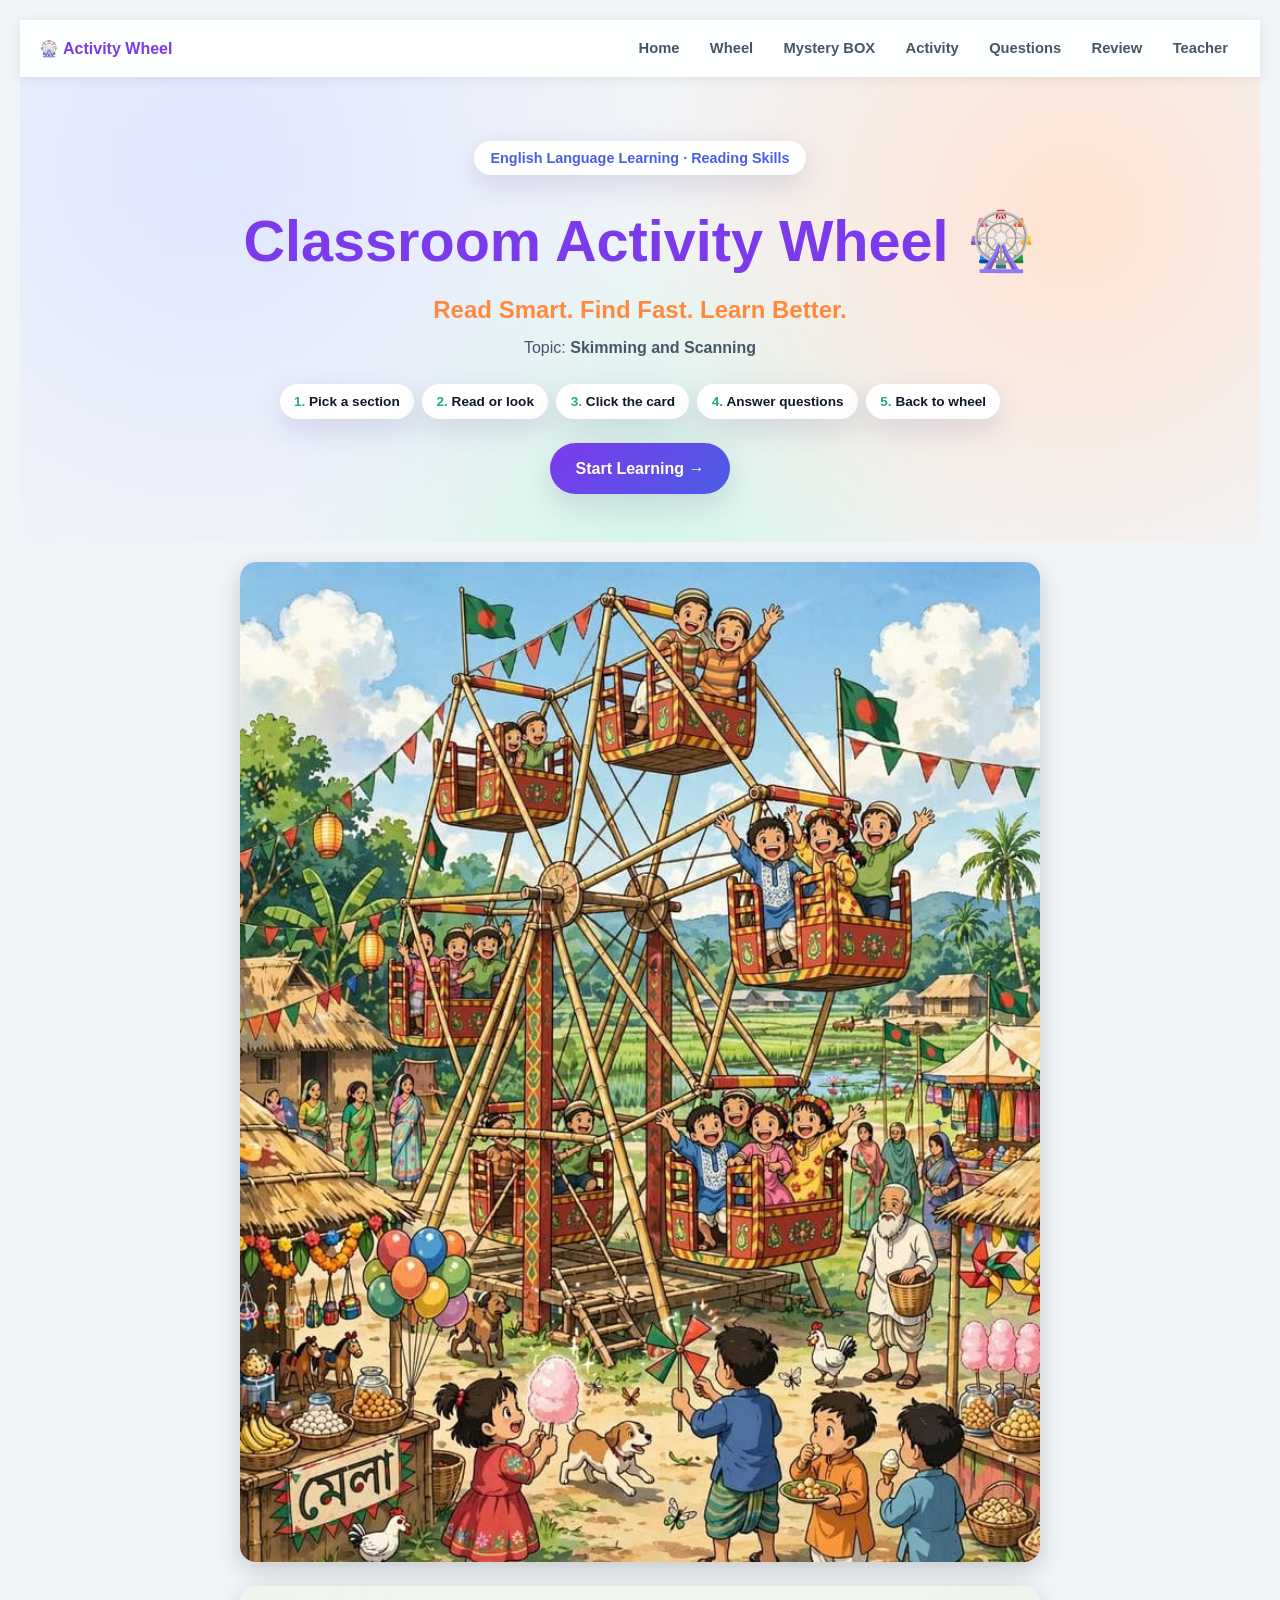
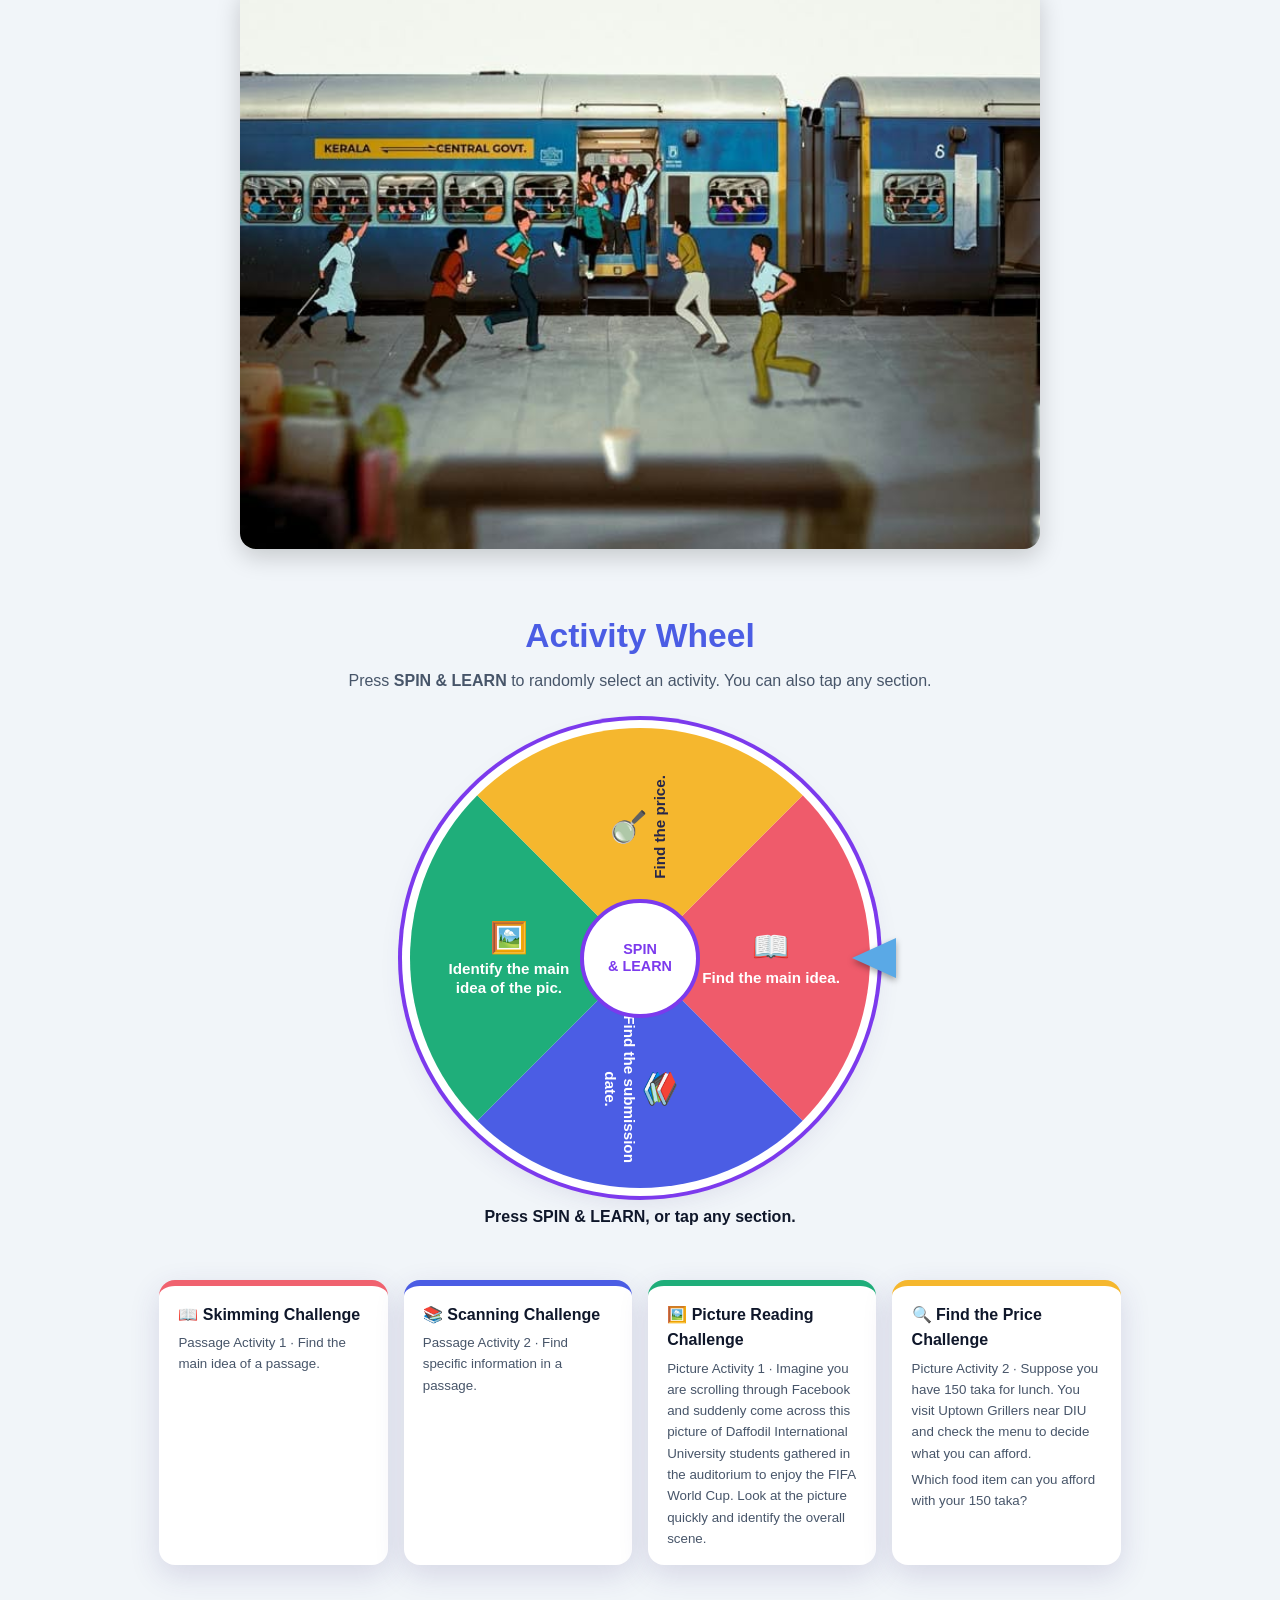
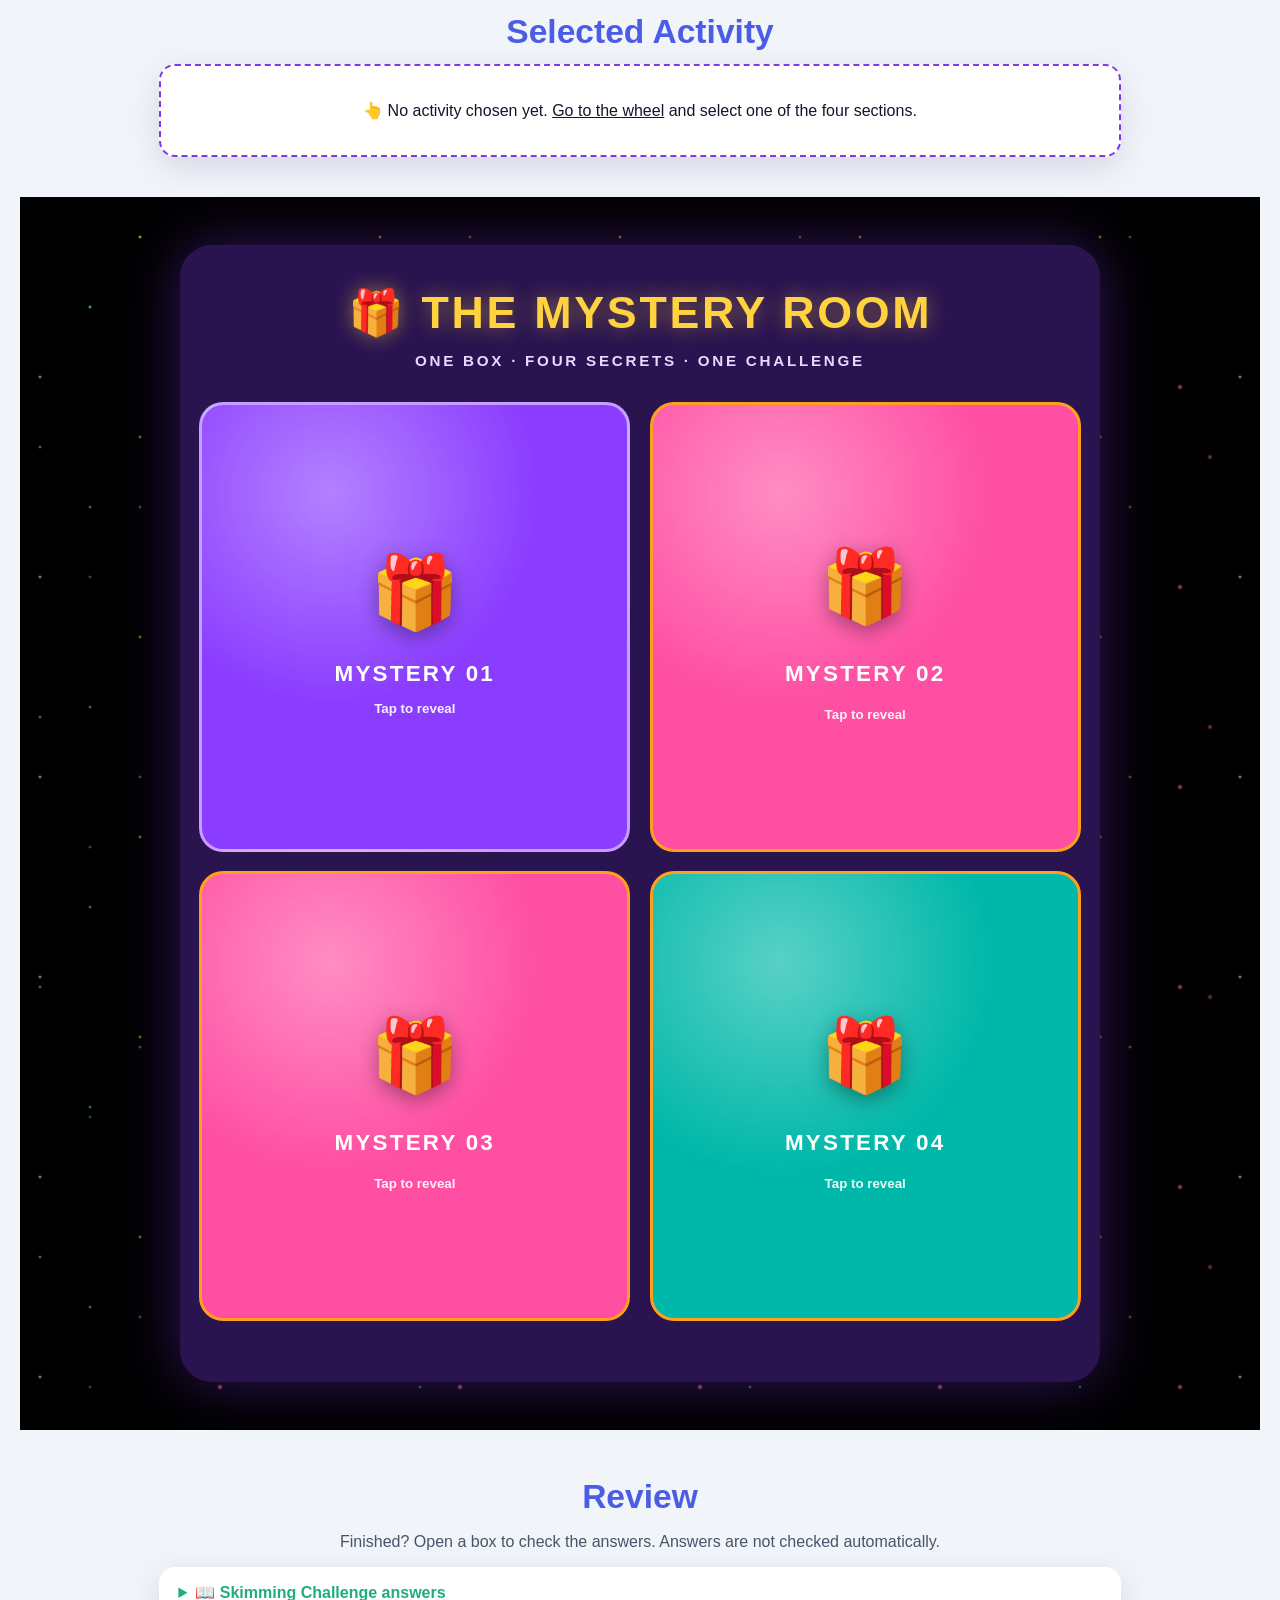
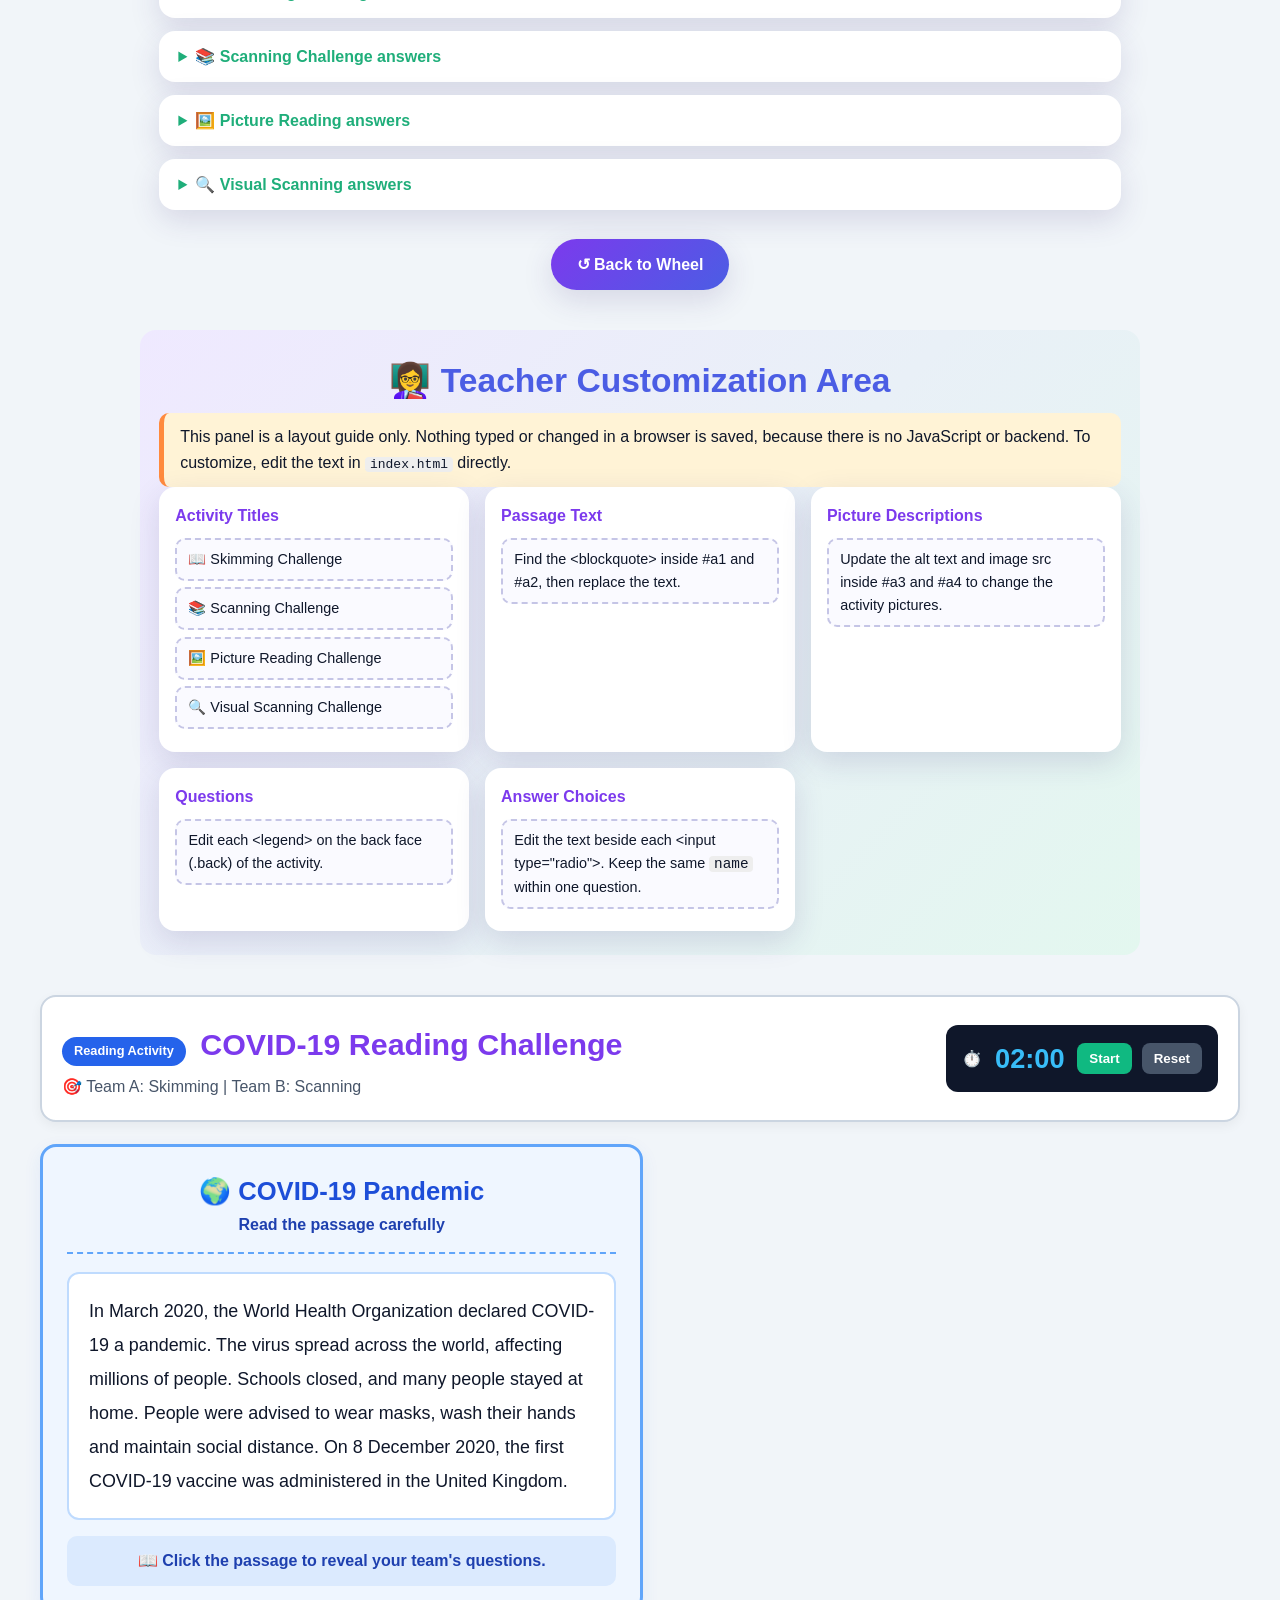
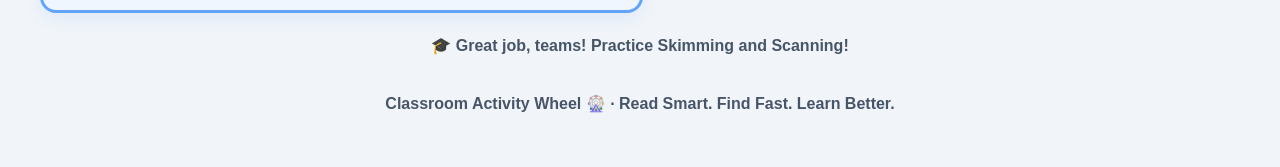
<file: index.html>
<!DOCTYPE html>
<html lang="en">
<head>
<meta charset="UTF-8">
<meta name="viewport" content="width=device-width, initial-scale=1">
<title>Classroom Activity Wheel 🎡</title>
<link rel="stylesheet" href="style.css">
<style>
  /* Add any custom styles here */

/* Classroom Activity Wheel – CSS only (no JavaScript) */
:root{
  --bg:#fff8ec; --ink:#26264a; --muted:#5d5d80; --white:#fff;
  --coral:#f0626f; --indigo:#4b5de4; --emerald:#1fae7a; --gold:#f5b72e; --purple:#7a4de6; --orange:#ff8a3d;
  --radius:22px; --shadow:0 10px 30px rgba(60,50,120,.15);
}
*{box-sizing:border-box}
html{scroll-behavior:smooth}
body{margin:0;background:var(--bg);color:var(--ink);font-family:"Trebuchet MS","Segoe UI",Verdana,sans-serif;line-height:1.55}
a{color:inherit}
.sr{position:absolute;opacity:0;width:1px;height:1px;pointer-events:none}
section{scroll-margin-top:70px}


/* MYSTERY 02 - GOLDEN ORANGE COLOR */
.mc2 {
  --c: #ff9f1c;
}

/* Golden orange mystery box front */
.mc2 .mfront {
  background:
    radial-gradient(
      circle at 30% 20%,
      rgba(255,255,255,.35),
      transparent 45%
    ),
    #ff9f1c;
  border-color: #ffd166;
}

/* Golden orange buttons */
.mc2 .mlink {
  background: #ff9f1c;
  color: #241300;
}

/* Golden orange border */
.mc2 .mf {
  border-color: #ff9f1c;
}

/* HERO */
.hero{text-align:center;padding:4rem 1.2rem 3rem;background:radial-gradient(circle at 15% 20%,#dfe6ff 0,transparent 40%),radial-gradient(circle at 85% 30%,#ffe3d1 0,transparent 40%),radial-gradient(circle at 50% 100%,#d6f5e8 0,transparent 45%)}
.pill{display:inline-block;margin:0 0 1rem;padding:.35rem 1rem;border-radius:99px;background:var(--white);box-shadow:var(--shadow);font-weight:700;color:var(--indigo);font-size:.9rem}
h1{margin:.2rem 0;font-size:clamp(2rem,6vw,3.6rem);color:var(--purple)}
.tagline{font-size:clamp(1.1rem,3vw,1.5rem);font-weight:800;color:var(--orange);margin:.3rem 0}
.topic{color:var(--muted)}
.flow{list-style:none;display:flex;flex-wrap:wrap;gap:.5rem;justify-content:center;padding:0;margin:1.5rem 0}
.flow li{background:var(--white);padding:.4rem .9rem;border-radius:99px;font-size:.85rem;font-weight:700;box-shadow:var(--shadow);counter-increment:s}
.flow li::before{content:counter(s) ". ";color:var(--emerald)}
.flow{counter-reset:s}
.btn{display:inline-block;padding:.8rem 1.6rem;border-radius:99px;background:linear-gradient(135deg,var(--purple),var(--indigo));color:#fff;font-weight:800;text-decoration:none;box-shadow:var(--shadow);transition:.25s}
.btn:hover{transform:translateY(-3px) scale(1.04)}

/* PANELS */
.panel{max-width:1000px;margin:2.5rem auto;padding:0 1.2rem}
.panel h2{font-size:clamp(1.5rem,4vw,2.1rem);margin:0 0 .3rem;color:var(--indigo);text-align:center}
.sub{text-align:center;color:var(--muted)}

/* WHEEL */
#wheel .wheel-wrap{position:relative;width:min(80vw,460px);aspect-ratio:1;margin:2.2rem auto 1rem}
#wheel .wheel{position:absolute;inset:0;border-radius:50%;overflow:hidden;background:#fff;box-shadow:0 0 0 8px #fff,0 0 0 12px var(--purple),var(--shadow);transition:transform 4s cubic-bezier(.12,.7,.15,1);will-change:transform}
#wheel .slice{position:absolute;inset:0;display:flex;flex-direction:column;align-items:center;justify-content:center;text-align:center;padding:0 5% 0 62%;font-weight:800;line-height:1.2;font-size:clamp(.68rem,2.5vw,.95rem);color:#fff;text-decoration:none;clip-path:polygon(50% 50%,100% 0,100% 100%);background:var(--c);transition:filter .25s}
#wheel .slice:hover{filter:brightness(1.15)}
#wheel .slice span{font-size:2em;margin-bottom:.15em}
#wheel .s1{--c:#ef5b6b}
#wheel .s2{--c:#4b5de4;transform:rotate(90deg)}
#wheel .s3{--c:#1fae7a;clip-path:polygon(50% 50%,0 0,0 100%);padding:0 62% 0 5%}
#wheel .s4{--c:#f5b72e;color:#26264a;transform:rotate(270deg)}
#wheel .pointer{position:absolute;right:-26px;top:50%;transform:translateY(-50%);z-index:5;width:0;height:0;border-top:20px solid transparent;border-bottom:20px solid transparent;border-right:44px solid #5aa9e6;filter:drop-shadow(0 3px 3px rgba(0,0,0,.35))}
#wheel .hub{position:absolute;inset:0;margin:auto;width:26%;height:26%;border-radius:50%;display:flex;align-items:center;justify-content:center;text-align:center;background:#fff;border:4px solid var(--purple);font-weight:900;font-size:clamp(.55rem,2.2vw,.9rem);line-height:1.2;color:var(--purple);cursor:pointer;z-index:3;transition:.25s}
#wheel .hub:hover{background:var(--purple);color:#fff}
#wheel .hub:focus-visible{outline:3px solid var(--purple);outline-offset:3px}
#wheel .hub:disabled{cursor:wait;opacity:.7}
#wheel .result{text-align:center;font-weight:800;min-height:3.2rem;margin:.5rem 0 1.5rem}
#wheel #result-link{display:none;color:var(--purple);text-decoration:none}
#wheel #result-link:hover{color:var(--coral)}
@media (prefers-reduced-motion:reduce){#wheel .wheel{transition:none!important}}

.legend{display:grid;grid-template-columns:repeat(auto-fit,minmax(220px,1fr));gap:1rem;margin-top:1rem}
.lg{display:block;padding:1rem 1.2rem;border-radius:var(--radius);background:var(--white);box-shadow:var(--shadow);text-decoration:none;border-top:6px solid;transition:.25s}
.lg small{display:block;color:var(--muted);margin-top:.3rem}
.lg:hover{transform:translateY(-6px)}
.c1{border-color:var(--coral)}.c2{border-color:var(--indigo)}.c3{border-color:var(--emerald)}.c4{border-color:var(--gold)}

/* ACTIVITIES: only the :target one is visible */
.activity{display:none}
.activity:target{display:block;animation:rise .5s ease}
@keyframes rise{from{opacity:0;transform:translateY(24px)}}
.placeholder{text-align:center;background:var(--white);padding:2rem 1rem;border-radius:var(--radius);box-shadow:var(--shadow);border:2px dashed var(--purple)}
.stage:has(.activity:target) .placeholder{display:none}
.activity{scroll-margin-top:70px}
.meta{display:flex;flex-wrap:wrap;align-items:center;gap:.6rem 1rem;margin:1rem 0}
.meta h3{margin:0;flex:1 1 auto}
.tag{padding:.25rem .8rem;border-radius:99px;color:#fff;font-size:.8rem;font-weight:800;background:var(--coral)}
.tag.c2{background:var(--indigo)}.tag.c3{background:var(--emerald)}.tag.c4{background:var(--gold);color:var(--ink)}
.back{display:inline-block;padding:.35rem .9rem;border-radius:99px;background:var(--white);border:2px solid var(--purple);color:var(--purple);font-weight:800;text-decoration:none;font-size:.9rem;transition:.25s}
.back:hover{background:var(--purple);color:#fff}

/* FLIP CARD (checkbox + label) */
.card{perspective:1400px}
.inner{display:grid;position:relative;transform-style:preserve-3d;transition:transform .8s cubic-bezier(.4,.2,.2,1)}
.flip-toggle:checked + .card .inner{transform:rotateY(180deg)}
.flip-toggle:focus-visible + .card .front{outline:3px solid var(--purple)}
.face{grid-area:1/1;backface-visibility:hidden;-webkit-backface-visibility:hidden;border-radius:var(--radius);padding:1.5rem;box-shadow:var(--shadow);background:var(--white);border-top:8px solid var(--coral)}
#a2 .face{border-color:var(--indigo)}#a3 .face{border-color:var(--emerald)}#a4 .face{border-color:var(--gold)}
.front{cursor:pointer;display:block;transition:box-shadow .25s}
.front:hover{box-shadow:0 14px 40px rgba(122,77,230,.3)}
.back{transform:rotateY(180deg);display:block;background:#fdfcff;border-radius:var(--radius);border-width:8px 0 0}
.face h4{margin:0 0 .5rem;font-size:1.35rem}
.instr{background:#eef1ff;border-left:5px solid var(--indigo);padding:.6rem .9rem;border-radius:10px;font-weight:700;color:var(--indigo)}
blockquote{margin:1rem 0;padding:1rem 1.2rem;background:#fffbe9;border-radius:14px;font-size:1.08rem;line-height:1.8}
.front svg{display:block;width:100%;max-height:340px;margin:1rem 0;border-radius:16px;border:3px solid #eee}
.cta{display:inline-block;margin:.5rem 0;padding:.7rem 1.4rem;border-radius:99px;background:linear-gradient(135deg,var(--orange),var(--coral));color:#fff;font-weight:800;cursor:pointer;animation:bounce 1.8s infinite;transition:.25s}
.cta:hover{transform:scale(1.06)}
.back .cta{animation:none;background:linear-gradient(135deg,var(--emerald),var(--indigo));margin-right:.5rem}
@keyframes bounce{50%{transform:translateY(-5px)}}

/* QUESTIONS */
fieldset{border:2px solid #e6e6f5;border-radius:14px;margin:0 0 .8rem;padding:.7rem 1rem}
legend{font-weight:800;padding:0 .4rem}
fieldset label{display:block;padding:.35rem .5rem;border-radius:8px;cursor:pointer;transition:.2s}
fieldset label:hover{background:#eef1ff}
fieldset label:has(input:checked){background:#d9f5e9;font-weight:700}
input[type=radio]{accent-color:var(--purple);margin-right:.5rem}
input[type=text]{width:100%;padding:.6rem .8rem;border:2px solid #d6d6ec;border-radius:10px;font:inherit}
input[type=text]:focus{outline:none;border-color:var(--purple);box-shadow:0 0 0 3px rgba(122,77,230,.2)}

/* REVIEW */
details{background:var(--white);border-radius:16px;box-shadow:var(--shadow);margin:.8rem 0;padding:.8rem 1.2rem}
summary{cursor:pointer;font-weight:800;color:var(--emerald)}
#review{text-align:center}#review details{text-align:left}#review .btn{margin-top:1rem}

/* TEACHER */
.teacher{background:linear-gradient(135deg,#efe9ff,#e3f7ef);padding:1.5rem 1.2rem;border-radius:var(--radius)}
.note{background:#fff3d6;border-left:5px solid var(--orange);padding:.7rem 1rem;border-radius:10px}
.tgrid{display:grid;grid-template-columns:repeat(auto-fit,minmax(240px,1fr));gap:1rem}
.tcard{background:var(--white);padding:1rem;border-radius:16px;box-shadow:var(--shadow)}
.tcard h5{margin:0 0 .6rem;color:var(--purple);font-size:1rem}
.field{border:2px dashed #c5c5e6;border-radius:10px;padding:.5rem .7rem;margin:.4rem 0;background:#fafaff;font-size:.9rem}
code{background:#eee;padding:0 .3rem;border-radius:4px}
footer{text-align:center;padding:2rem 1rem;color:var(--muted);font-weight:700}

@media (max-width:600px){
  .face{padding:1rem}
  .nav{justify-content:center}
}
@media (prefers-reduced-motion:reduce){*{animation:none!important;transition-duration:.01s!important}}

/* ===== THE MYSTERY ROOM (CSS only; no sound, because sound needs JavaScript) ===== */
.next{text-align:center;margin-top:1.5rem}
.mr{background:#000;padding:3rem 1rem;position:relative;overflow:hidden;scroll-margin-top:60px;margin-top:2.5rem}
.mr::before,.mr::after{content:"";position:absolute;inset:-50px 0;pointer-events:none;opacity:.7;
  background-image:radial-gradient(2px 2px at 20px 30px,#fff,transparent),radial-gradient(2px 2px at 120px 90px,#ffd23f,transparent),radial-gradient(3px 3px at 200px 40px,#ff7ac8,transparent),radial-gradient(2px 2px at 70px 160px,#5eead4,transparent);
  background-size:240px 200px;animation:drift 14s linear infinite}
.mr::after{background-size:330px 270px;opacity:.5;animation:drift2 22s linear infinite reverse}
@keyframes drift{to{background-position:0 -400px}}
@keyframes drift2{to{background-position:0 -540px}}
.mr-box{position:relative;z-index:1;max-width:920px;margin:auto;background:#2a1450;border-radius:32px;padding:2rem 1.2rem;text-align:center;box-shadow:0 0 60px rgba(139,61,255,.35);color:#fff}
.mr-box h2{margin:0;color:#ffd23f;font-size:clamp(1.7rem,6vw,2.8rem);letter-spacing:.06em;text-shadow:0 0 20px rgba(255,210,63,.45)}
.mr-sub{color:#e8d9ff;letter-spacing:.18em;font-weight:700;font-size:clamp(.7rem,2.4vw,.95rem)}
.mr-grid{display:grid;grid-template-columns:1fr 1fr;gap:1.2rem;margin:1.8rem 0}
.mr-ask{font-size:1.4rem;font-weight:800;color:#ffd23f;margin:.5rem 0 0}
.mr-think{letter-spacing:.15em;color:#e8d9ff;margin-bottom:1.2rem}
.mcard{position:relative;--c:#8b3dff}.mc2{--c:#ff4fa3}.mc3{--c:#ff8a2b}.mc4{--c:#14b8a6}
.mc{perspective:1200px;transition:transform .3s}
.mcard:hover .mc{transform:translateY(-8px)}
.mi{display:grid;height:450px;position:relative;transform-style:preserve-3d;transition:transform .9s cubic-bezier(.4,.2,.2,1)}
.mf{grid-area:1/1;backface-visibility:hidden;-webkit-backface-visibility:hidden;border-radius:24px;overflow:auto;padding:1.1rem;text-align:left;color:#fff;background:#1b0b33;border:3px solid var(--c);transition:box-shadow .3s}
.mcard:hover .mf{box-shadow:0 0 0 3px var(--c),0 0 34px var(--c)}
.mfront{display:flex;flex-direction:column;align-items:center;justify-content:center;gap:.4rem;text-align:center;cursor:pointer;border-color:rgba(255,255,255,.5);background:radial-gradient(circle at 30% 20%,rgba(255,255,255,.35),transparent 45%),var(--c)}
.gift{font-size:4.5rem;animation:float 2.4s ease-in-out infinite;filter:drop-shadow(0 6px 10px rgba(0,0,0,.35))}
@keyframes float{50%{transform:translateY(-10px) rotate(-6deg)}}
.mfront b{font-size:1.4rem;letter-spacing:.1em}.mfront small{font-weight:700;opacity:.92}
.mreveal{transform:rotateY(180deg);pointer-events:none}
.mqs{opacity:0;pointer-events:none;transition:opacity 0s .4s}
.mfront{transition:opacity 0s .4s}
/* flip 1: checkbox .m -> 180deg. flip 2: .m + .qq -> 360deg, then swap faces at the half-way point */
.m:checked ~ .mc .mi{transform:rotateY(180deg)}
.m:checked ~ .qq:checked ~ .mc .mi{transform:rotateY(360deg)}
.m:checked ~ .mc .mreveal{pointer-events:auto}
.m:checked ~ .qq:checked ~ .mc .mreveal{pointer-events:none}
.m:checked ~ .qq:checked ~ .mc .mfront{opacity:0;pointer-events:none}
.m:checked ~ .qq:checked ~ .mc .mqs{opacity:1;pointer-events:auto}
.m:focus-visible ~ .mc .mfront{outline:3px solid #fff}
.mr h4{margin:.3rem 0;color:#ffd23f;font-size:1.25rem}.mr h5{margin:.5rem 0 0;font-size:1rem}
.mtag{display:inline-block;padding:.2rem .7rem;border-radius:99px;background:var(--c);font-size:.75rem;font-weight:800}
.mr .instr{background:#3b2266;border-left-color:#ffd23f;color:#ffe9a6;font-size:.9rem}
.mr blockquote{background:#2f1857;color:#fff;font-size:.95rem;line-height:1.65;padding:.8rem;margin:.5rem 0}
.mr svg{display:block;width:100%;max-height:200px;margin:.5rem 0;border-radius:12px}
.mbtn,.mlink{display:inline-block;margin:.3rem .3rem 0 0;padding:.55rem 1.1rem;border-radius:99px;font-weight:800;cursor:pointer;text-decoration:none;font-size:.9rem;transition:.25s}
.mbtn{background:var(--c);color:#fff;box-shadow:0 0 16px var(--c)}
.mlink{border:2px solid var(--c);color:#fff}
.mbtn:hover,.mlink:hover{transform:scale(1.07);background:var(--c)}
.mr fieldset{border-color:#4a2a7a}.mr legend{color:#fff;font-size:.92rem}
.mr fieldset label{font-size:.9rem}.mr fieldset label:hover{background:#3b2266}
.mr fieldset label:has(input:checked){background:#5b2fa0;color:#fff}
.mr input[type=text]{background:#2f1857;color:#fff;border-color:#5b2fa0}
/* Completion: both multiple-choice answers correct (:has) + short answer matches its pattern (:valid) */
.win{display:none;position:sticky;top:0;z-index:3;text-align:center;font-weight:900;font-size:1.3rem;color:#1b0b33;background:#ffd23f;border-radius:14px;padding:.5rem;margin-bottom:.6rem;animation:pop .6s}
.mqs:has(.q1 .ok:checked):has(.q2 .ok:checked):has(.q3 input:valid) .win{display:block}

/* Mystery 02 passage styling */

.passage-box {
  background: #fff8e7;
  border-left: 4px solid #f59e0b;
  border-radius: 10px;
  padding: 12px;
  margin: 15px 0;
}

.passage-box blockquote {
  margin: 0;
  font-size: 15px;
  line-height: 1.7;
  color: #49351a;
  font-weight: 500;
}

.question-heading {
  margin-top: 18px;
}

.mqs textarea {
  width: 100%;
  box-sizing: border-box;
  padding: 12px;
  border: 1px solid #ccc;
  border-radius: 9px;
  resize: vertical;
  font-family: inherit;
  font-size: 14px;
}

.answer-hint {
  background: #f0eaff;
  color: #6633a5;
  padding: 10px;
  border-radius: 8px;
  margin: 12px 0;
  font-size: 13px;
}

/* Photo interaction */

.photo-next {
  display: flex;
  flex-direction: column;
  align-items: center;
  gap: 10px;
  cursor: pointer;
  margin: 15px auto;
}

.photo-next img {
  width: 100%;
  max-width: 320px;
  height: 190px;
  object-fit: cover;
  border-radius: 12px;
  transition: transform 0.3s ease;
}

.photo-next img:hover {
  transform: scale(1.04);
}

.photo-next span {
  font-size: 13px;
  font-weight: bold;
  text-align: center;
}

/* Question Stage */
.mc2 .question-stage {
  display: none;
  flex-direction: column;
  justify-content: center;
  align-items: center;
  padding: 20px;
  text-align: center;
  gap: 15px;
}

/* Question Heading */
.mc2 .question-heading {
  font-size: 20px;
  font-weight: 700;
  color: #7c3aed;
  text-align: center;
  margin-bottom: 15px;
  line-height: 1.4;
}

/* Question Text */
.mc2 .question-stage h3 {
  font-size: 17px;
  font-weight: 600;
  line-height: 1.6;
  color: inherit;
  margin: 10px 0;
}

/* Question Navigation */
.mc2 .question-stage .mlink {
  cursor: pointer;
}

/* Question Stage */
.mc2 .question-stage {
  display: none;
  flex-direction: column;
  justify-content: center;
  align-items: center;
  padding: 20px;
  text-align: center;
  gap: 15px;
}

/* Question Heading */
.mc2 .question-heading {
  font-size: 20px;
  font-weight: 700;
  color: #ffd23f;
  text-align: center;
  margin-bottom: 15px;
  line-height: 1.4;
}

/* Show Question */
.mc2 #mq2q:checked ~ .mc .mi .question-stage {
  display: flex;
  opacity: 1;
  pointer-events: auto;
}

.mc2 #mq2q:checked ~ .mc .mi .mqs {
  display: none;
}


/* =====================================
   MYSTERY 02 - FOUR STAGE FLIP SYSTEM
   HTML + CSS ONLY
===================================== */

.mc2 .mi {
  display: grid;
  height: 450px;
  position: relative;
  transform: none !important;
  transform-style: preserve-3d;
  transition: none;
}

.mc2 .mf {
  grid-area: 1 / 1;
  min-width: 0;
  width: 100%;
  height: 450px;
  box-sizing: border-box;

  display: flex;
  flex-direction: column;
  align-items: center;
  justify-content: center;
  gap: 12px;

  padding: 1.1rem;
  overflow-y: auto;

  opacity: 0;
  pointer-events: none;
  transform: rotateY(-180deg);

  backface-visibility: hidden;
  -webkit-backface-visibility: hidden;

  transition:
    transform 0.7s ease,
    opacity 0.5s ease;
}

/* STAGE 1: MYSTERY BOX */
.mc2 .mfront {
  opacity: 1;
  pointer-events: auto;
  transform: rotateY(0deg);

  display: flex;
  flex-direction: column;
  align-items: center;
  justify-content: center;
  text-align: center;
  cursor: pointer;

  background:
    radial-gradient(
      circle at 30% 20%,
      rgba(255,255,255,.35),
      transparent 45%
    ),
    var(--c);
}

/* STAGE 2: PHOTO */
.mc2 .m:checked ~ .mc .mfront {
  opacity: 0;
  pointer-events: none;
  transform: rotateY(180deg);
}

.mc2 .m:checked ~ .mc .mreveal {
  opacity: 1;
  pointer-events: auto;
  transform: rotateY(0deg);
}

/* STAGE 3: PASSAGE */
.mc2 .qq:checked ~ .mc .mreveal {
  opacity: 0;
  pointer-events: none;
  transform: rotateY(180deg);
}

.mc2 .qq:checked ~ .mc .mqs {
  opacity: 1;
  pointer-events: auto;
  transform: rotateY(0deg);
}

/* STAGE 4: FINAL QUESTION */
.mc2 .qqq:checked ~ .mc .mqs {
  opacity: 0;
  pointer-events: none;
  transform: rotateY(180deg);
}

.mc2 .qqq:checked ~ .mc .question-stage {
  opacity: 1;
  pointer-events: auto;
  transform: rotateY(0deg);
}

/* PHOTO */
.mc2 .photo-next {
  display: flex;
  flex-direction: column;
  align-items: center;
  gap: 10px;
  cursor: pointer;
  width: 100%;
  text-align: center;
}

.mc2 .photo-next img {
  width: 100%;
  max-height: 240px;
  object-fit: contain;
  border-radius: 15px;
}

.mc2 .photo-next span {
  color: white;
  font-weight: bold;
}

/* NEXT QUESTION */
.mc2 .next-question {
  cursor: pointer;
  margin-top: 10px;
}

/* PASSAGE AND QUESTION */
.mc2 .passage-box {
  width: 100%;
  box-sizing: border-box;
  padding: 15px;
  border-radius: 15px;
  background: rgba(255,255,255,.1);
}

.mc2 .question-heading {
  text-align: center;
  color: white;
}

/* CLICKABLE LINKS */
.mc2 .mlink {
  display: inline-block;
  padding: 10px 18px;
  border-radius: 10px;
  background: var(--c);
  color: white;
  text-decoration: none;
  font-weight: bold;
  text-align: center;
  cursor: pointer;
}


/* MYSTERY 04 - TEAL COLOR */
.mc4 {
  --c: #00b8a9;
}

/* MYSTERY 04 - PHOTO TO FINAL QUESTION */
.mc4 .qq:checked ~ .mc .mreveal {
  opacity: 0;
  pointer-events: none;
  transform: rotateY(180deg);
}

.mc4 .qq:checked ~ .mc .question-stage {
  opacity: 1;
  pointer-events: auto;
  transform: rotateY(0deg);
}


:root {
  --primary: #2563EB;
  --primary-dark: #1D4ED8;
  --purple: #7C3AED;
  --purple-light: #F3E8FF;
  --blue-light: #EFF6FF;
  --green: #059669;
  --green-light: #ECFDF5;
  --bg: #F1F5F9;
  --text: #0F172A;
  --muted: #475569;
  --border: #CBD5E1;
  --radius: 16px;
}

* {
  box-sizing: border-box;
  margin: 0;
  padding: 0;
}

body {
  font-family: 'Segoe UI', Arial, sans-serif;
  background: var(--bg);
  color: var(--text);
  line-height: 1.6;
  padding: 20px;
}

.container {
  max-width: 1200px;
  margin: auto;
}

/* HEADER */
.top-bar {
  background: white;
  border: 2px solid var(--border);
  border-radius: var(--radius);
  padding: 20px;
  margin-bottom: 22px;
  display: flex;
  flex-wrap: wrap;
  align-items: center;
  justify-content: space-between;
  gap: 15px;
  box-shadow: 0 4px 12px rgba(0,0,0,.05);
}

.title-group h1 {
  font-size: clamp(1.3rem, 3vw, 1.9rem);
  font-weight: 800;
}

.title-group p {
  color: var(--muted);
  margin-top: 5px;
}

.badge {
  display: inline-block;
  background: var(--primary);
  color: white;
  padding: 4px 12px;
  border-radius: 30px;
  font-size: .8rem;
  margin-right: 6px;
}

/* TIMER */
.timer-box {
  background: #0F172A;
  color: white;
  padding: 12px 16px;
  border-radius: 12px;
  display: flex;
  align-items: center;
  gap: 10px;
}

.timer-time {
  color: #38BDF8;
  font-size: 1.7rem;
  font-weight: 800;
  min-width: 75px;
  text-align: center;
}

.timer-time.warning {
  color: #FBBF24;
}

.timer-time.done {
  color: #F87171;
}

.timer-btn {
  border: none;
  padding: 8px 12px;
  border-radius: 8px;
  font-weight: 700;
  cursor: pointer;
}

.btn-start {
  background: #10B981;
  color: white;
}

.btn-reset {
  background: #475569;
  color: white;
}

/* MAIN LAYOUT */
.activity-grid {
  display: grid;
  grid-template-columns: 1.05fr 1fr;
  gap: 22px;
  align-items: start;
}

@media(max-width: 850px) {
  .activity-grid {
    grid-template-columns: 1fr;
  }
}

/* PASSAGE */
.passage-card {
  background: var(--blue-light);
  border: 3px solid #60A5FA;
  border-radius: var(--radius);
  padding: 24px;
  box-shadow: 0 6px 18px rgba(37,99,235,.08);
}

.passage-header {
  text-align: center;
  border-bottom: 2px dashed #60A5FA;
  padding-bottom: 15px;
  margin-bottom: 18px;
}

.passage-header h2 {
  color: #1D4ED8;
  font-size: 1.6rem;
}

.passage-header p {
  color: #1E40AF;
  font-weight: 700;
}

.passage-text {
  display: block;
  width: 100%;
  background: white;
  border: 2px solid #BFDBFE;
  border-radius: 12px;
  padding: 20px;
  color: inherit;
  font: inherit;
  font-size: 1.12rem;
  line-height: 1.9;
  text-align: left;
  cursor: pointer;
}

.passage-text:hover,
.passage-text:focus-visible {
  border-color: var(--primary);
  outline: 3px solid rgba(37,99,235,.2);
}

#team-questions[hidden] {
  display: none;
}

.question-toggle {
  display: block;
  width: 100%;
  padding: 0;
  border: 0;
  background: transparent;
  color: inherit;
  font: inherit;
  text-align: left;
  cursor: pointer;
}

.question-toggle:focus-visible {
  outline: 3px solid var(--primary);
  outline-offset: 3px;
}

.passage-note {
  margin-top: 16px;
  background: #DBEAFE;
  padding: 12px;
  border-radius: 10px;
  color: #1E40AF;
  font-weight: 700;
  text-align: center;
}

/* TEAM PANELS */
.team-panel {
  background: white;
  border: 2px solid var(--border);
  border-radius: var(--radius);
  padding: 20px;
  margin-bottom: 20px;
  box-shadow: 0 6px 18px rgba(0,0,0,.05);
}

.team-header {
  padding-bottom: 12px;
  margin-bottom: 15px;
  border-bottom: 2px solid #E2E8F0;
}

.team-header h2 {
  font-size: 1.35rem;
}

.team-a .team-header h2 {
  color: var(--purple);
}

.team-b .team-header h2 {
  color: var(--primary-dark);
}

.team-header p {
  color: var(--muted);
  font-size: .95rem;
  margin-top: 4px;
}

.q-card {
  background: #F8FAFC;
  border: 2px solid #E2E8F0;
  border-radius: 12px;
  padding: 15px;
  margin-bottom: 12px;
}

.q-text {
  font-size: 1.05rem;
  font-weight: 700;
  margin-bottom: 12px;
}

.q-num {
  display: inline-flex;
  align-items: center;
  justify-content: center;
  width: 27px;
  height: 27px;
  border-radius: 50%;
  color: white;
  background: var(--purple);
  margin-right: 7px;
  font-size: .9rem;
}

.team-b .q-num {
  background: var(--primary);
}

.show-btn {
  border: none;
  border-radius: 8px;
  padding: 9px 15px;
  background: var(--purple);
  color: white;
  font-weight: 700;
  cursor: pointer;
}

.team-b .show-btn {
  background: var(--primary);
}

.show-btn:hover {
  opacity: .85;
}

.answer-box {
  display: none;
  margin-top: 12px;
  padding: 12px;
  background: var(--green-light);
  border-left: 5px solid var(--green);
  border-radius: 8px;
  color: #065F46;
  font-weight: 700;
}

.answer-box.visible {
  display: block;
  animation: slideDown .25s ease;
}

@keyframes slideDown {
  from {
    opacity: 0;
    transform: translateY(-5px);
  }
  to {
    opacity: 1;
    transform: translateY(0);
  }
}

.footer {
  text-align: center;
  color: var(--muted);
  margin-top: 20px;
  font-weight: 600;
}

@keyframes pop{from{transform:scale(.5);opacity:0}}
.win i{position:absolute;top:0;width:8px;height:14px;border-radius:2px;opacity:0;animation:fall 2.2s ease-in infinite}
.win i:nth-child(1){left:6%;background:#ff4fa3}.win i:nth-child(2){left:18%;background:#8b3dff;animation-delay:.3s}
.win i:nth-child(3){left:30%;background:#14b8a6;animation-delay:.6s}.win i:nth-child(4){left:42%;background:#ff8a2b;animation-delay:.1s}
.win i:nth-child(5){left:54%;background:#fff;animation-delay:.8s}.win i:nth-child(6){left:66%;background:#ff4fa3;animation-delay:.4s}
.win i:nth-child(7){left:78%;background:#14b8a6;animation-delay:.9s}.win i:nth-child(8){left:90%;background:#8b3dff;animation-delay:.2s}
@keyframes fall{0%{opacity:1;transform:translateY(0) rotate(0)}100%{opacity:0;transform:translateY(300px) rotate(540deg)}}
@media (max-width:640px){.mr-grid{grid-template-columns:1fr}.mi{height:480px}}


</style>
</head>
<body>

<header class="nav">
  <a class="brand" href="#home">🎡 Activity Wheel</a>
  <nav>
    <a href="#home">Home</a>
    <a href="#wheel">Wheel</a>
    <a href="#mystery_box">Mystery BOX</a>
    <a href="#selected">Activity</a>
    <a href="#selected">Questions</a>
    <a href="#review">Review</a>
    <a href="#teacher">Teacher</a>
  </nav>
</header>

<!-- HOME -->
<section id="home" class="hero">
  <p class="pill">English Language Learning · Reading Skills</p>
  <h1>Classroom Activity Wheel 🎡</h1>
  <p class="tagline">Read Smart. Find Fast. Learn Better.</p>
  <p class="topic">Topic: <strong>Skimming and Scanning</strong></p>
  <ol class="flow">
    <li>Pick a section</li><li>Read or look</li><li>Click the card</li><li>Answer questions</li><li>Back to wheel</li>
  </ol>
  <a class="btn" href="#wheel">Start Learning →</a>
</section>
<!-- Warm_up_page -->
 <section style="display:flex; flex-direction:column; align-items:center; gap:24px; padding:20px;">
  <img
    src="./public/warm_aup_1.jpeg"
    alt="Warm up activity: Find the main idea of the passage and answer the questions."
    style="width:90%; max-width:800px; height:auto; display:block; border-radius:16px; box-shadow:0 8px 24px rgba(0,0,0,.18);">

  <img
    src="./public/warm_up2.jpeg"
    alt="Warm up activity: Find the main idea of the passage and answer the questions."
    style="width:90%; max-width:800px; height:auto; display:block; border-radius:16px; box-shadow:0 8px 24px rgba(0,0,0,.18);">
</section>
<!-- WHEEL -->

<!-- WHEEL -->
<section id="wheel" class="panel">
  <h2>Activity Wheel</h2>

  <p class="sub" id="wheel-status" aria-live="polite">
    Press <strong>SPIN &amp; LEARN</strong> to randomly select an activity.
    You can also tap any section.
  </p>

  <div class="wheel-wrap">

    <div class="pointer" aria-hidden="true"></div>

    <div class="wheel" id="activity-wheel">

      <a class="slice s1" href="#a1">
        <span>📖</span>
        Find the main idea.
      </a>

      <a class="slice s2" href="#a2">
        <span>📚</span>
        Find the submission date.
      </a>

      <a class="slice s3" href="#a3">
        <span>🖼️</span>
        Identify the main idea of the pic.
      </a>

      <a class="slice s4" href="#a4">
        <span>🔍</span>
        Find the price.
      </a>

    </div>

    <button type="button"
      class="hub"
      id="spin-button"
      aria-label="Spin the activity wheel">

      SPIN<br>&amp; LEARN

    </button>

  </div>

  <!-- SPIN RESULT -->
  <div class="result" id="spin-result">

    <span id="result-default">
      Press <strong>SPIN &amp; LEARN</strong>, or tap any section.
    </span>

    <a class="go" id="result-link" href="#a1">
      🎯 Landed on: <span id="result-name"></span>
      <u>Open it →</u>
    </a>

  </div>

  <!-- LEGEND -->
  <div class="legend">

    <a class="lg c1" href="#a1">
      <b>📖 Skimming Challenge</b>
      <small>
        Passage Activity 1 · Find the main idea of a passage.
      </small>
    </a>

    <a class="lg c2" href="#a2">
      <b>📚 Scanning Challenge</b>
      <small>
        Passage Activity 2 · Find specific information in a passage.
      </small>
    </a>

    <a class="lg c3" href="#a3">
      <b>🖼️ Picture Reading Challenge</b>
      <small>
        Picture Activity 1 · Imagine you are scrolling through
        Facebook and suddenly come across this picture of
        Daffodil International University students gathered in
        the auditorium to enjoy the FIFA World Cup. Look at the
        picture quickly and identify the overall scene.
      </small>
    </a>

    <a class="lg c4" href="#a4">
      <b>🔍 Find the Price Challenge</b>
      <small>
        Picture Activity 2 · Suppose you have 150 taka for lunch.
        You visit Uptown Grillers near DIU and check the menu
        to decide what you can afford.
      </small>
      <small>
        Which food item can you afford with your 150 taka?
      </small>
    </a>

  </div>
</section>


<!-- SELECTED ACTIVITY (only the :target activity is displayed) -->
<section id="selected" class="panel stage">
  <h2>Selected Activity</h2>
  <p class="placeholder">👆 No activity chosen yet. <a href="#wheel">Go to the wheel</a> and select one of the four sections.</p>

  <!-- ACTIVITY 1 -->
  <article class="activity" id="a1">
    <div class="meta"><span class="tag c1">Passage Activity 1</span><h3>📖 Skimming Challenge</h3><a class="back" href="#wheel">← Back to Wheel</a></div>
    <input type="checkbox" id="f1" class="sr flip-toggle">
    <div class="card"><div class="inner">
      <label class="face front" for="f1">
        <h4>The School Science Fair</h4>
        <p class="instr">Read the passage quickly. Do not focus on every word. Try to understand the main idea.</p>
        <blockquote>Our school is organizing a Science Fair on December 15. Students from different classes will present their science projects. The event will take place in the school auditorium from 10:00 AM to 2:00 PM. Visitors can explore creative experiments, robotics projects, and environmental models. The main purpose of the fair is to encourage students to develop scientific curiosity and creativity.</blockquote>
        <span class="cta">Click to Reveal Questions ↻</span>
      </label>
      <div class="face back">
        <h4>Skimming Questions</h4>
        <fieldset><legend>1. What is the main idea of the passage?</legend>
          <label><input type="radio" name="a1q1"> Students must buy science books.</label>
          <label><input type="radio" name="a1q1" data-correct="true"> The school is holding a Science Fair for students and visitors.</label>
          <label><input type="radio" name="a1q1"> The auditorium is being repaired.</label></fieldset>
        <fieldset><legend>2. What is the best title for the passage?</legend>
          <label><input type="radio" name="a1q2"> A Robotics Lesson</label>
          <label><input type="radio" name="a1q2"> A Visit to the Zoo</label>
          <label><input type="radio" name="a1q2" data-correct="true"> The School Science Fair</label></fieldset>
        <fieldset><legend>3. What is the main purpose of organizing the Science Fair?</legend>
          <input type="text" placeholder="Write your short answer here…"></fieldset>
        <label class="cta" for="f1">↩ Back to Passage</label>
        <a class="back" href="#wheel">← Back to Wheel</a>
      </div>
    </div></div>
  </article>

  <!-- ACTIVITY 2 -->
  <article class="activity" id="a2">
    <div class="meta"><span class="tag c2">Passage Activity 2</span><h3>📚 Scanning Challenge</h3><a class="back" href="#wheel">← Back to Wheel</a></div>
    <input type="checkbox" id="f2" class="sr flip-toggle">
    <div class="card"><div class="inner">
      <label class="face front" for="f2">
        <h4>The English Festival Notice</h4>
        <p class="instr">Search the passage quickly to find names, dates, times, and locations.</p>
        <blockquote>The annual English Festival will be held on November 25 at Greenfield School. The program will begin at 9:30 AM in the main auditorium. Students can participate in spelling competitions, storytelling, poetry recitation, and public speaking. Registration closes on November 20. For more information, contact Ms. Sarah Ahmed at Room 204.</blockquote>
        <span class="cta">Click to Reveal Questions ↻</span>
      </label>
      <div class="face back">
        <h4>Scanning Questions</h4>
        <fieldset><legend>1. What is the date of the English Festival?</legend>
          <label><input type="radio" name="a2q1"> November 20</label>
          <label><input type="radio" name="a2q1" data-correct="true"> November 25</label>
          <label><input type="radio" name="a2q1"> December 15</label></fieldset>
        <fieldset><legend>2. What time will the program begin?</legend>
          <label><input type="radio" name="a2q2" data-correct="true"> 9:30 AM</label>
          <label><input type="radio" name="a2q2"> 10:00 AM</label>
          <label><input type="radio" name="a2q2"> 2:00 PM</label></fieldset>
        <fieldset><legend>3. Where will the event take place?</legend>
          <input type="text" placeholder="Write your short answer here…"></fieldset>
        <fieldset><legend>4. Who should students contact for more information?</legend>
          <input type="text" placeholder="Write your short answer here…"></fieldset>
        <label class="cta" for="f2">↩ Back to Passage</label>
        <a class="back" href="#wheel">← Back to Wheel</a>
      </div>
    </div></div>
  </article>

  <!-- ACTIVITY 3 -->
  <article class="activity" id="a3">
    <div class="meta"><span class="tag c3">Picture Activity 1</span><h3>🖼️ Picture Reading Challenge</h3><a class="back" href="#wheel">← Back to Wheel</a></div>
    <input type="checkbox" id="f3" class="sr flip-toggle">
    <div class="card"><div class="inner">
      <label class="face front" for="f3">
        <h4>Picture: DIU Students Watching Football</h4>
        <p class="instr">Look at the picture quickly. What is the overall scene, and what are the students watching?</p>
        <img src="public/football.jpeg" alt="Daffodil International University students gathered in an auditorium to watch a football match">
        <span>Situation: Imagine you are scrolling through Facebook and suddenly come across this picture of Daffodil International University students gathered in the auditorium to enjoy the FIFA World Cup. Look at the picture quickly and identify the overall scene.</span>
        <span class="cta">Click to Reveal Questions ↻</span>
      </label>
      <div class="face back">
        <h4>What is the picture mainly showing?</h4>
        <fieldset><legend>What is the picture mainly showing?</legend>
          <label><input type="radio" name="a3q1" data-correct="true"> A. Students enjoying the excitement of watching a football match together.</label>
          <label><input type="radio" name="a3q1"> B. Students attending a university examination.</label>
          <label><input type="radio" name="a3q1"> C. Students participating in a classroom lecture.</label></fieldset>
        <label class="cta" for="f3">↩ Back to Picture</label>
        <a class="back" href="#wheel">← Back to Wheel</a>
      </div>
    </div></div>
  </article>

  <!-- ACTIVITY 4 -->
  <article class="activity" id="a4">
    <div class="meta"><span class="tag c4">Picture Activity 2</span><h3>🔍 Visual Scanning Challenge</h3><a class="back" href="#wheel">← Back to Wheel</a></div>
    <input type="checkbox" id="f4" class="sr flip-toggle">
    <div class="card"><div class="inner">
      <label class="face front" for="f4">
        <h4>Picture: Uptown Grillers Appetizer Menu</h4>
        <p class="instr">Suppose you have 150 taka for lunch. Scan the menu to find items you can afford and their prices.</p>
        <img src="public/food.jpeg" alt="Uptown Grillers appetizer menu with food items and prices">
        <span>Suppose you have 150 taka for lunch. You visit Uptown Grillers near DIU and check the menu to decide what you can afford.</span>
        <span class="cta">Click to Reveal Questions ↻</span>
      </label>
      <div class="face back">
        <h4>Visual Scanning Questions</h4>
        <fieldset><legend>1.Which food item can you afford with your 150 taka?</legend>
          <input type="text" placeholder="Write your short answer here…"></fieldset>
        <label class="cta" for="f4">↩ Back to Picture</label>
        <a class="back" href="#wheel">← Back to Wheel</a>
      </div>
    </div></div>
  </article>
</section>

<!-- Mystrey box -->
 <section id="mystery" class="mr">
 <div class="mr-box">
  <h2>🎁 THE MYSTERY ROOM</h2>
  <p class="mr-sub">ONE BOX · FOUR SECRETS · ONE CHALLENGE</p>
  <div class="mr-grid">
  <!-- mystry1 -->
<div class="mcard mc1">
  <input type="checkbox" id="m1" class="sr m">
  <input type="checkbox" id="mq1" class="sr qq">

  <div class="mc">
    <div class="mi">

      <!-- FRONT: Mystery Card -->
      <label class="mf mfront" for="m1">
        <span class="gift">🎁</span>
        <b>MYSTERY 01</b>
        <small>Tap to reveal</small>
      </label>

      <!-- PHOTO STAGE -->
      <div class="mf mreveal">
        <span class="mtag">Listening Activity · Scanning Challenge</span>

        <h4>Look at the picture!</h4>

        <p class="instr">
          Click on the picture to reveal the questions.
        </p>

        <label class="photo-next" for="mq1">
          <img src="./public/mystry1.jpeg" alt="Shopping ingredients: rice, eggs, milk and sugar">
          <span>👆 Click the photo to reveal questions</span>
        </label>

        <label class="mlink" for="m1">↩ Close box</label>
      </div>

      <!-- QUESTIONS STAGE -->
      <div class="mf mqs">

        <div class="win">
          🎉 Let's Solve It!
          <i></i><i></i><i></i><i></i>
          <i></i><i></i><i></i><i></i>
        </div>

        <span class="mtag">Scanning · Find Specific Information</span>

        <h4>Mystery 01 Questions</h4>

        <p class="instr">
          Listen carefully and find the specific quantities.
        </p>

        <h4 class="q1">
          <legend>1. How much rice does his wife need?</legend>
          
        </h4>

        <h4 class="q2">
          <legend>2. How many eggs should he buy?</legend>
          
        </h4>
         <h4 class="q"3>3. What is the quantity of milk?</h4>

        <h4 class="q5">
          <legend>5. Which technique have you just used to answer?</legend>
        </h4>

        <label class="mlink" for="mq1">
          ↩ Back to Photo
        </label>

        <a class="mlink" href="#mystery">
          Back to Mystery Room
        </a>

      </div>
    </div>
  </div>
</div>

  <!-- card 2 -->
  

<div class="mcard mc2">

  <!-- THREE CHECKBOXES CONTROL FOUR STAGES -->
  <input type="checkbox" id="m2" class="sr m">
  <input type="checkbox" id="mq2" class="sr qq">
  <input type="checkbox" id="mq2q" class="sr qqq">

  <div class="mc">
    <div class="mi">

      <!-- STAGE 1: MYSTERY BOX -->
      <label class="mf mfront" for="m2">
        <span class="gift">🎁</span>
        <b>MYSTERY 02</b>
        <small>Tap to reveal</small>
      </label>

      <!-- STAGE 2: PHOTO -->
      <div class="mf mreveal">
        <span class="mtag">Mystery Challenge · Reading Skills</span>

        <h4>Something is hidden here!</h4>

        <p class="instr">
          Click the picture to discover your next challenge.
        </p>

        <label class="photo-next" for="mq2">
          <img src="./public/mystrey2.jpeg" alt="Mystery 02 challenge">
          <span>👆 Click the photo to continue</span>
        </label>
      </div>

      <!-- STAGE 3: PASSAGE -->
      <div class="mf mqs">
        <span class="mtag">Passage-based · Skimming Challenge</span>

        <h4>The Night-Before-Exam Student 😂</h4>

        <p class="instr">
          Imagine this situation. Read the passage and think about
          the reading strategy being used.
        </p>

        <div class="passage-box">
          <blockquote class="instr">
            Your exam is tomorrow. You have 50 pages to read,
            but only 5 minutes left. Will you read every single
            word, or just try to understand what the text is
            mainly about?
          </blockquote>
        </div>

        <label class="mlink next-question" for="mq2q">
          Next Question ➜
        </label>
      </div>

      <!-- STAGE 4: FINAL QUESTION -->
      <div class="mf question-stage">
        <span class="mtag">Final Challenge · Mystery 02</span>

        <h4 class="question-heading">Final Mystery Question ❓</h4>

        <p class="instr">
          What is this reading technique called?
          Define it.
        </p>

        <div class="passage-box">
          <b>Answer: Skimming</b>
          <p class="instr">
            Skimming is a reading technique in which we read
            quickly to understand the main idea or general meaning
            of a text without reading every word.
          </p>
        </div>

        <a class="mlink" href="#mystery">
          ↩ Back to Mystery Room
        </a>
      </div>

    </div>
  </div>
</div>


  <!-- card 3 -->
  
<div class="mcard mc2">

  <!-- UNIQUE CHECKBOXES FOR MYSTERY 03 -->
  <input type="checkbox" id="m3" class="sr m">
  <input type="checkbox" id="mq3" class="sr qq">
  <input type="checkbox" id="mq3q" class="sr qqq">

  <div class="mc">
    <div class="mi">

      <!-- STAGE 1: MYSTERY BOX -->
      <label class="mf mfront" for="m3">
        <span class="gift">🎁</span>
        <b>MYSTERY 03</b>
        <small>Tap to reveal</small>
      </label>

      <!-- STAGE 2: PHOTO -->
      <div class="mf mreveal">
        <span class="mtag">Mystery Challenge · Reading Skills</span>

        <h4>Something is hidden here!</h4>

        <p class="instr">
          Click the picture to discover your next challenge.
        </p>

        <label class="photo-next" for="mq3">
          <img src="./public/mystry3.jpeg" alt="Mystery 03 challenge">
          <span>👆 Click the photo to continue</span>
        </label>
      </div>

      <!-- STAGE 3: PASSAGE -->
      <div class="mf mqs">
        <span class="mtag">Passage-based · Reading Challenge</span>

        <h4>Facebook Post 🌍</h4>

        <div class="passage-box">
          <blockquote class="instr">
            Climate change is affecting our planet. Rising
            temperatures, floods and pollution threaten human
            lives. Planting trees and reducing pollution can
            help protect the environment.
          </blockquote>
        </div>

        <p class="instr">
          Read the post quickly and try to identify its main idea.
        </p>

        <label class="mlink next-question" for="mq3q">
          Next Question ➜
        </label>
      </div>

      <!-- STAGE 4: FINAL QUESTION -->
      <div class="mf question-stage">
        <span class="mtag">Final Challenge · Mystery 03</span>

        <h4>Final Mystery Questions ❓</h4>

        <p class="instr">
          1. What is the post mainly about?
        </p>

        <p class="instr">
          2. Which reading technique did you use to identify
          the main idea?
        </p>

        <a class="mlink" href="#mystery">
          ↩ Back to Mystery Room
        </a>
      </div>

    </div>
  </div>
</div>


  <!-- card 4 -->
  

<div class="mcard mc2 mc4">

  <!-- UNIQUE CHECKBOXES FOR MYSTERY 04 -->
  <input type="checkbox" id="m4" class="sr m">
  <input type="checkbox" id="mq4" class="sr qq">

  <div class="mc">
    <div class="mi">

      <!-- STAGE 1: MYSTERY BOX -->
      <label class="mf mfront" for="m4">
        <span class="gift">🎁</span>
        <b>MYSTERY 04</b>
        <small>Tap to reveal</small>
      </label>

      <!-- STAGE 2: PHOTO -->
      <div class="mf mreveal">
        <span class="mtag">Mystery Challenge · Reading Skills</span>

        <h4>Something is hidden here!</h4>

        <p class="instr">
          Click the picture to discover your next challenge.
        </p>

        <label class="photo-next" for="mq4">
          <img src="./public/mysrty4.jpeg" alt="Mystery 04 challenge">
          <span>👆 Click the photo to continue</span>
        </label>
      </div>

      <!-- STAGE 3: FINAL QUESTION -->
      <div class="mf question-stage">
        <span class="mtag">Final Challenge · Mystery 04</span>

        <h4>What is this picture mainly about?</h4>

        <h4>
          Which reading technique did you just use to identify
          the main idea?
        </h4>

        <a class="mlink" href="#mystery">
          ↩ Back to Mystery Room
        </a>
      </div>

    </div>
  </div>
</div>


</section>

<!-- REVIEW -->
<section id="review" class="panel">
  <h2>Review</h2>
  <p class="sub">Finished? Open a box to check the answers. Answers are not checked automatically.</p>
  <details><summary>📖 Skimming Challenge answers</summary><p>1. The school is holding a Science Fair for students and visitors. 2. The School Science Fair. 3. To encourage scientific curiosity and creativity.</p></details>
  <details><summary>📚 Scanning Challenge answers</summary><p>1. November 25. 2. 9:30 AM. 3. Greenfield School, main auditorium. 4. Ms. Sarah Ahmed (Room 204).</p></details>
  <details><summary>🖼️ Picture Reading answers</summary><p>What is the picture mainly showing? A. Students enjoying the excitement of watching a football match together.</p></details>
  <details><summary>🔍 Visual Scanning answers</summary><p>1. 120 taka. 2. French fries. 3. Potato wedges (100 taka) is another affordable item.</p></details>
  <a class="btn" href="#wheel">↺ Back to Wheel</a>
</section>

<!-- TEACHER -->
<section id="teacher" class="panel teacher">
  <h2>👩‍🏫 Teacher Customization Area</h2>
  <p class="note">This panel is a layout guide only. Nothing typed or changed in a browser is saved, because there is no JavaScript or backend. To customize, edit the text in <code>index.html</code> directly.</p>
  <div class="tgrid">
    <div class="tcard"><h5>Activity Titles</h5><div class="field">📖 Skimming Challenge</div><div class="field">📚 Scanning Challenge</div><div class="field">🖼️ Picture Reading Challenge</div><div class="field">🔍 Visual Scanning Challenge</div></div>
    <div class="tcard"><h5>Passage Text</h5><div class="field">Find the &lt;blockquote&gt; inside #a1 and #a2, then replace the text.</div></div>
    <div class="tcard"><h5>Picture Descriptions</h5><div class="field">Update the alt text and image src inside #a3 and #a4 to change the activity pictures.</div></div>
    <div class="tcard"><h5>Questions</h5><div class="field">Edit each &lt;legend&gt; on the back face (.back) of the activity.</div></div>
    <div class="tcard"><h5>Answer Choices</h5><div class="field">Edit the text beside each &lt;input type="radio"&gt;. Keep the same <code>name</code> within one question.</div></div>
  </div>
</section>

<!-- Question section -->
 <div class="container">

  <!-- HEADER -->
  <header class="top-bar">
    <div class="title-group">
      <h1>
        <span class="badge">Reading Activity</span>
        COVID-19 Reading Challenge
      </h1>
      <p>🎯 Team A: Skimming | Team B: Scanning</p>
    </div>

    <div class="timer-box">
      <span>⏱️</span>
      <div id="timer-display" class="timer-time">02:00</div>
      <button class="timer-btn btn-start" id="start-btn"
        onclick="toggleTimer()">Start</button>
      <button class="timer-btn btn-reset"
        onclick="resetTimer()">Reset</button>
    </div>
  </header>

  <main class="activity-grid">

    <!-- LEFT: PASSAGE -->
    <section class="passage-card">

      <div class="passage-header">
        <h2>🌍 COVID-19 Pandemic</h2>
        <p>Read the passage carefully</p>
      </div>

      <button class="passage-text" id="covid-passage" type="button"
        aria-expanded="false" aria-controls="team-questions">
        In March 2020, the World Health Organization declared
        COVID-19 a pandemic. The virus spread across the world,
        affecting millions of people. Schools closed, and many
        people stayed at home. People were advised to wear masks,
        wash their hands and maintain social distance.

        On 8 December 2020, the first COVID-19 vaccine was
        administered in the United Kingdom.
      </button>

      <div class="passage-note">
        📖 Click the passage to reveal your team's questions.
      </div>

    </section>

    <!-- RIGHT: TEAM QUESTIONS -->
    <section id="team-questions" hidden>

      <!-- TEAM A -->
      <div class="team-panel team-a">

        <div class="team-header">
          <h2>🟣 Team A – Skimming</h2>
          <p>
            Focus on the main idea and general meaning.
            Do not read every word.
          </p>
        </div>

        <!-- QUESTION 1 -->
        <div class="q-card">
          <button class="q-text question-toggle" type="button"
            aria-expanded="false" aria-controls="answer-a1">
            <span class="q-num">1</span>
            What is the passage mainly about?
          </button>

          <div id="answer-a1" class="answer-box">
            ✅ Answer: The COVID-19 pandemic.
          </div>
        </div>

        <!-- QUESTION 2 -->
        <div class="q-card">
          <button class="q-text question-toggle" type="button"
            aria-expanded="false" aria-controls="answer-a2">
            <span class="q-num">2</span>
            What safety measures did people follow?
          </button>

          <div id="answer-a2" class="answer-box">
            ✅ Answer: Wearing masks, washing hands and
            maintaining social distance.
          </div>
        </div>

      </div>

      <!-- TEAM B -->
      <div class="team-panel team-b">

        <div class="team-header">
          <h2>🔵 Team B – Scanning</h2>
          <p>
            Search for specific information, dates and details.
          </p>
        </div>

        <!-- QUESTION 1 -->
        <div class="q-card">
          <button class="q-text question-toggle" type="button"
            aria-expanded="false" aria-controls="answer-b1">
            <span class="q-num">1</span>
            In which month and year was COVID-19 declared
            a pandemic?
          </button>

          <div id="answer-b1" class="answer-box">
            ✅ Answer: March 2020.
          </div>
        </div>

        <!-- QUESTION 2 -->
        <div class="q-card">
          <button class="q-text question-toggle" type="button"
            aria-expanded="false" aria-controls="answer-b2">
            <span class="q-num">2</span>
            On which date was the first vaccine administered
            in the UK?
          </button>

          <div id="answer-b2" class="answer-box">
            ✅ Answer: 8 December 2020.
          </div>
        </div>

      </div>

    </section>

  </main>

  <div class="footer">
    🎓 Great job, teams! Practice Skimming and Scanning!
  </div>

</div>

<script>
/* COVID-19 READING CHALLENGE */
const covidPassage = document.getElementById("covid-passage");
const teamQuestions = document.getElementById("team-questions");

covidPassage.addEventListener("click", () => {
  teamQuestions.hidden = !teamQuestions.hidden;
  covidPassage.setAttribute("aria-expanded", String(!teamQuestions.hidden));
});

document.querySelectorAll("#team-questions .question-toggle").forEach((question) => {
  question.addEventListener("click", () => {
    const answer = document.getElementById(question.getAttribute("aria-controls"));
    const isVisible = answer.classList.toggle("visible");
    question.setAttribute("aria-expanded", String(isVisible));
  });
});

/* TWO-MINUTE TIMER */
let remainingTime = 120;
let timerInterval = null;
let running = false;

const timerDisplay = document.getElementById("timer-display");
const startButton = document.getElementById("start-btn");

function updateTimer() {
  const minutes = Math.floor(remainingTime / 60);
  const seconds = remainingTime % 60;

  timerDisplay.textContent =
    String(minutes).padStart(2, "0") + ":" +
    String(seconds).padStart(2, "0");

  timerDisplay.classList.toggle(
    "warning", remainingTime <= 30 && remainingTime > 0
  );

  if (remainingTime === 0) {
    clearInterval(timerInterval);
    timerInterval = null;
    running = false;
    startButton.textContent = "Start";
    timerDisplay.classList.add("done");
    return;
  }

  remainingTime--;
}

function toggleTimer() {
  if (running) {
    clearInterval(timerInterval);
    timerInterval = null;
    running = false;
    startButton.textContent = "Resume";
  } else {
    if (remainingTime <= 0) return;

    running = true;
    startButton.textContent = "Pause";
    timerInterval = setInterval(updateTimer, 1000);
  }
}

function resetTimer() {
  clearInterval(timerInterval);
  timerInterval = null;
  running = false;
  remainingTime = 120;

  startButton.textContent = "Start";
  timerDisplay.classList.remove("warning", "done");

  updateTimer();
}
</script>

<footer>Classroom Activity Wheel 🎡 · Read Smart. Find Fast. Learn Better.</footer>
<script>
  const wheel = document.getElementById("activity-wheel");
  const spinButton = document.getElementById("spin-button");
  const wheelStatus = document.getElementById("wheel-status");
  const activities = ["a1", "a2", "a3", "a4"];
  const names = [
    "Skimming Challenge",
    "Scanning Challenge",
    "Picture Reading Challenge",
    "Visual Scanning Challenge"
  ];
  let currentRotation = 0;
  let spinning = false;

  document.addEventListener("change", (event) => {
    const answer = event.target;
    if (!(answer instanceof HTMLInputElement) || answer.type !== "radio") return;

    const question = answer.closest("fieldset");
    const correctAnswer = question?.querySelector('input[type="radio"][data-correct="true"]');
    if (!question || !correctAnswer) return;

    let feedback = question.querySelector(".answer-feedback");
    if (!feedback) {
      feedback = document.createElement("p");
      feedback.className = "answer-feedback";
      feedback.setAttribute("role", "status");
      question.append(feedback);
    }

    const isCorrect = answer === correctAnswer;
    feedback.classList.toggle("is-correct", isCorrect);
    feedback.classList.toggle("is-incorrect", !isCorrect);
    feedback.textContent = isCorrect
      ? "Correct! That's the right answer."
      : `Not quite. The correct answer is: ${correctAnswer.closest("label").textContent.trim()}`;
  });

  spinButton.addEventListener("click", () => {
    if (spinning) return;

    spinning = true;
    spinButton.disabled = true;
    wheelStatus.textContent = "The wheel is spinning…";

    const selectedIndex = Math.floor(Math.random() * activities.length);
    const targetAngle = 360 - (selectedIndex * 90);
    const fullTurns = 3 + Math.floor(Math.random() * 2);
    const currentMod = ((currentRotation % 360) + 360) % 360;
    currentRotation += (fullTurns * 360) + (targetAngle - currentMod);

    wheel.style.transform = `rotate(${currentRotation}deg)`;

    window.setTimeout(() => {
      spinning = false;
      spinButton.disabled = false;
      wheelStatus.textContent = `Selected: ${names[selectedIndex]}!`;
      window.location.hash = activities[selectedIndex];
    }, window.matchMedia("(prefers-reduced-motion: reduce)").matches ? 0 : 4000);
  });
</script>
</body>
</html>
</file>
<file: style.css>
/* Classroom Activity Wheel – CSS only (no JavaScript) */
:root{
  --bg:#fff8ec; --ink:#26264a; --muted:#5d5d80; --white:#fff;
  --coral:#f0626f; --indigo:#4b5de4; --emerald:#1fae7a; --gold:#f5b72e; --purple:#7a4de6; --orange:#ff8a3d;
  --radius:22px; --shadow:0 10px 30px rgba(60,50,120,.15);
}
*{box-sizing:border-box}
html{scroll-behavior:smooth}
body{margin:0;background:var(--bg);color:var(--ink);font-family:"Trebuchet MS","Segoe UI",Verdana,sans-serif;line-height:1.55}
a{color:inherit}
.sr{position:absolute;opacity:0;width:1px;height:1px;pointer-events:none}
section{scroll-margin-top:70px}

/* NAV */
.nav{position:sticky;top:0;z-index:50;display:flex;flex-wrap:wrap;gap:.4rem 1rem;align-items:center;justify-content:space-between;padding:.7rem 1.2rem;background:rgba(255,255,255,.92);backdrop-filter:blur(8px);box-shadow:0 2px 12px rgba(0,0,0,.08)}
.brand{font-weight:800;text-decoration:none;color:var(--purple)}
.nav nav{display:flex;flex-wrap:wrap;gap:.3rem}
.nav nav a{text-decoration:none;padding:.35rem .8rem;border-radius:99px;font-size:.92rem;font-weight:700;color:var(--muted);transition:.25s}
.nav nav a:hover{background:var(--purple);color:#fff;transform:translateY(-2px)}

/* HERO */
.hero{text-align:center;padding:4rem 1.2rem 3rem;background:radial-gradient(circle at 15% 20%,#dfe6ff 0,transparent 40%),radial-gradient(circle at 85% 30%,#ffe3d1 0,transparent 40%),radial-gradient(circle at 50% 100%,#d6f5e8 0,transparent 45%)}
.pill{display:inline-block;margin:0 0 1rem;padding:.35rem 1rem;border-radius:99px;background:var(--white);box-shadow:var(--shadow);font-weight:700;color:var(--indigo);font-size:.9rem}
h1{margin:.2rem 0;font-size:clamp(2rem,6vw,3.6rem);color:var(--purple)}
.tagline{font-size:clamp(1.1rem,3vw,1.5rem);font-weight:800;color:var(--orange);margin:.3rem 0}
.topic{color:var(--muted)}
.flow{list-style:none;display:flex;flex-wrap:wrap;gap:.5rem;justify-content:center;padding:0;margin:1.5rem 0}
.flow li{background:var(--white);padding:.4rem .9rem;border-radius:99px;font-size:.85rem;font-weight:700;box-shadow:var(--shadow);counter-increment:s}
.flow li::before{content:counter(s) ". ";color:var(--emerald)}
.flow{counter-reset:s}
.btn{display:inline-block;padding:.8rem 1.6rem;border-radius:99px;background:linear-gradient(135deg,var(--purple),var(--indigo));color:#fff;font-weight:800;text-decoration:none;box-shadow:var(--shadow);transition:.25s}
.btn:hover{transform:translateY(-3px) scale(1.04)}

/* PANELS */
.panel{max-width:1000px;margin:2.5rem auto;padding:0 1.2rem}
.panel h2{font-size:clamp(1.5rem,4vw,2.1rem);margin:0 0 .3rem;color:var(--indigo);text-align:center}
.sub{text-align:center;color:var(--muted)}

/* WHEEL */
#wheel .wheel-wrap{position:relative;width:min(80vw,460px);aspect-ratio:1;margin:2.2rem auto 1rem}
#wheel .wheel{position:absolute;inset:0;border-radius:50%;overflow:hidden;background:#fff;box-shadow:0 0 0 8px #fff,0 0 0 12px var(--purple),var(--shadow);transition:transform 4s cubic-bezier(.12,.7,.15,1);will-change:transform}
#wheel .slice{position:absolute;inset:0;display:flex;flex-direction:column;align-items:center;justify-content:center;text-align:center;padding:0 5% 0 62%;font-weight:800;line-height:1.2;font-size:clamp(.68rem,2.5vw,.95rem);color:#fff;text-decoration:none;clip-path:polygon(50% 50%,100% 0,100% 100%);background:var(--c);transition:filter .25s}
#wheel .slice:hover{filter:brightness(1.15)}
#wheel .slice span{font-size:2em;margin-bottom:.15em}
#wheel .s1{--c:#ef5b6b}
#wheel .s2{--c:#4b5de4;transform:rotate(90deg)}
#wheel .s3{--c:#1fae7a;clip-path:polygon(50% 50%,0 0,0 100%);padding:0 62% 0 5%}
#wheel .s4{--c:#f5b72e;color:#26264a;transform:rotate(270deg)}
#wheel .pointer{position:absolute;right:-26px;top:50%;transform:translateY(-50%);z-index:5;width:0;height:0;border-top:20px solid transparent;border-bottom:20px solid transparent;border-right:44px solid #5aa9e6;filter:drop-shadow(0 3px 3px rgba(0,0,0,.35))}
#wheel .hub{position:absolute;inset:0;margin:auto;width:26%;height:26%;border-radius:50%;display:flex;align-items:center;justify-content:center;text-align:center;background:#fff;border:4px solid var(--purple);font-family:inherit;font-weight:900;font-size:clamp(.55rem,2.2vw,.9rem);line-height:1.2;color:var(--purple);cursor:pointer;z-index:3;transition:.25s}
#wheel .hub:hover{background:var(--purple);color:#fff}
#wheel .hub:focus-visible{outline:3px solid var(--purple);outline-offset:3px}
#wheel .hub:disabled{cursor:wait;opacity:.7}
#wheel .result{text-align:center;font-weight:800;min-height:3.2rem;margin:.5rem 0 1.5rem}
#wheel #result-link{display:none;color:var(--purple);text-decoration:none}
#wheel #result-link:hover{color:var(--coral)}
@media (prefers-reduced-motion:reduce){#wheel .wheel{transition:none!important}}

.legend{display:grid;grid-template-columns:repeat(auto-fit,minmax(220px,1fr));gap:1rem;margin-top:1rem}
.lg{display:block;padding:1rem 1.2rem;border-radius:var(--radius);background:var(--white);box-shadow:var(--shadow);text-decoration:none;border-top:6px solid;transition:.25s}
.lg small{display:block;color:var(--muted);margin-top:.3rem}
.lg:hover{transform:translateY(-6px)}
.c1{border-color:var(--coral)}.c2{border-color:var(--indigo)}.c3{border-color:var(--emerald)}.c4{border-color:var(--gold)}

/* ACTIVITIES: only the :target one is visible */
.activity{display:none}
.activity:target{display:block;animation:rise .5s ease}
@keyframes rise{from{opacity:0;transform:translateY(24px)}}
.placeholder{text-align:center;background:var(--white);padding:2rem 1rem;border-radius:var(--radius);box-shadow:var(--shadow);border:2px dashed var(--purple)}
.stage:has(.activity:target) .placeholder{display:none}
.activity{scroll-margin-top:70px}
.meta{display:flex;flex-wrap:wrap;align-items:center;gap:.6rem 1rem;margin:1rem 0}
.meta h3{margin:0;flex:1 1 auto}
.tag{padding:.25rem .8rem;border-radius:99px;color:#fff;font-size:.8rem;font-weight:800;background:var(--coral)}
.tag.c2{background:var(--indigo)}.tag.c3{background:var(--emerald)}.tag.c4{background:var(--gold);color:var(--ink)}
.back{display:inline-block;padding:.35rem .9rem;border-radius:99px;background:var(--white);border:2px solid var(--purple);color:var(--purple);font-weight:800;text-decoration:none;font-size:.9rem;transition:.25s}
.back:hover{background:var(--purple);color:#fff}

/* FLIP CARD (checkbox + label) */
.card{perspective:1400px}
.inner{display:grid;position:relative;transform-style:preserve-3d;transition:transform .8s cubic-bezier(.4,.2,.2,1)}
.flip-toggle:checked + .card .inner{transform:rotateY(180deg)}
.flip-toggle:focus-visible + .card .front{outline:3px solid var(--purple)}
.face{grid-area:1/1;backface-visibility:hidden;-webkit-backface-visibility:hidden;border-radius:var(--radius);padding:1.5rem;box-shadow:var(--shadow);background:var(--white);border-top:8px solid var(--coral)}
#a2 .face{border-color:var(--indigo)}#a3 .face{border-color:var(--emerald)}#a4 .face{border-color:var(--gold)}
.front{cursor:pointer;display:block;transition:box-shadow .25s}
.front:hover{box-shadow:0 14px 40px rgba(122,77,230,.3)}
.back{transform:rotateY(180deg);display:block;background:#fdfcff;border-radius:var(--radius);border-width:8px 0 0}
.activity .face.back{color:#fff;background:linear-gradient(145deg,rgba(18,18,20,.96),rgba(0,0,0,.84));border:1px solid rgba(255,255,255,.55);border-top:6px solid #fff;box-shadow:0 18px 50px rgba(0,0,0,.38),inset 0 1px 0 rgba(255,255,255,.24);backdrop-filter:blur(18px) saturate(150%);-webkit-backdrop-filter:blur(18px) saturate(150%)}
.activity .face.back h4{color:#fff;text-shadow:0 0 18px rgba(255,255,255,.4)}
.face h4{margin:0 0 .5rem;font-size:1.35rem}
.instr{background:#eef1ff;border-left:5px solid var(--indigo);padding:.6rem .9rem;border-radius:10px;font-weight:700;color:var(--indigo)}
blockquote{margin:1rem 0;padding:1rem 1.2rem;background:#fffbe9;border-radius:14px;font-size:1.08rem;line-height:1.8}
.front svg{display:block;width:100%;max-height:340px;object-fit:contain;margin:1rem 0;border-radius:16px;border:3px solid #eee}
.front img{display:block;width:100%;height:min(70vh,560px);object-fit:contain;margin:1rem 0;border-radius:16px;border:3px solid #eee;background:#f7f7f7}
.cta{display:inline-block;margin:.5rem 0;padding:.7rem 1.4rem;border-radius:99px;background:linear-gradient(135deg,var(--orange),var(--coral));color:#fff;font-weight:800;cursor:pointer;animation:bounce 1.8s infinite;transition:.25s}
.cta:hover{transform:scale(1.06)}
.back .cta{animation:none;background:linear-gradient(135deg,var(--emerald),var(--indigo));margin-right:.5rem}
.activity .face.back .cta{background:#fff;color:#080808}
.activity .face.back a.back{background:rgba(255,255,255,.1);border-color:#fff;color:#fff}
.activity .face.back a.back:hover{background:#fff;color:#080808}
@keyframes bounce{50%{transform:translateY(-5px)}}

/* QUESTIONS */
.activity .face.back fieldset{border:1px solid rgba(255,255,255,.55);border-radius:14px;margin:0 0 .8rem;padding:.7rem 1rem;background:rgba(255,255,255,.07);box-shadow:inset 0 1px 0 rgba(255,255,255,.1)}
.activity .face.back legend{font-weight:800;padding:0 .4rem;color:#fff}
.activity .face.back fieldset label{display:block;padding:.5rem .65rem;border:1px solid transparent;border-radius:9px;color:#f5f5f5;cursor:pointer;transition:background .2s,border-color .2s,transform .2s}
.activity .face.back fieldset label:hover{background:rgba(255,255,255,.14);border-color:rgba(255,255,255,.45);transform:translateX(3px)}
.activity .face.back fieldset label:has(input:checked[data-correct="true"]){background:#fff;color:#080808;border-color:#fff;font-weight:800;box-shadow:0 0 22px rgba(255,255,255,.28)}
.activity .face.back fieldset label:has(input:checked:not([data-correct="true"])){background:rgba(255,255,255,.12);border-color:#ff6575;color:#fff}
.activity .face.back .answer-feedback{margin:.6rem 0 0;padding:.65rem .8rem;border:1px solid rgba(255,255,255,.6);border-radius:10px;font-weight:800}
.activity .face.back .answer-feedback.is-correct{background:#fff;color:#080808;box-shadow:0 0 20px rgba(255,255,255,.22)}
.activity .face.back .answer-feedback.is-incorrect{background:rgba(255,55,80,.2);border-color:#ff6575;color:#fff}
input[type=radio]{accent-color:var(--purple);margin-right:.5rem}
input[type=text]{width:100%;padding:.6rem .8rem;border:2px solid #d6d6ec;border-radius:10px;font:inherit}
input[type=text]:focus{outline:none;border-color:var(--purple);box-shadow:0 0 0 3px rgba(122,77,230,.2)}
.activity .face.back input[type=text]{background:rgba(255,255,255,.1);border:1px solid rgba(255,255,255,.55);color:#fff}
.activity .face.back input[type=text]::placeholder{color:rgba(255,255,255,.68)}
.activity .face.back input[type=text]:focus{border-color:#fff;box-shadow:0 0 0 3px rgba(255,255,255,.2)}

/* REVIEW */
details{background:var(--white);border-radius:16px;box-shadow:var(--shadow);margin:.8rem 0;padding:.8rem 1.2rem}
summary{cursor:pointer;font-weight:800;color:var(--emerald)}
#review{text-align:center}#review details{text-align:left}#review .btn{margin-top:1rem}

/* TEACHER */
.teacher{background:linear-gradient(135deg,#efe9ff,#e3f7ef);padding:1.5rem 1.2rem;border-radius:var(--radius)}
.note{background:#fff3d6;border-left:5px solid var(--orange);padding:.7rem 1rem;border-radius:10px}
.tgrid{display:grid;grid-template-columns:repeat(auto-fit,minmax(240px,1fr));gap:1rem}
.tcard{background:var(--white);padding:1rem;border-radius:16px;box-shadow:var(--shadow)}
.tcard h5{margin:0 0 .6rem;color:var(--purple);font-size:1rem}
.field{border:2px dashed #c5c5e6;border-radius:10px;padding:.5rem .7rem;margin:.4rem 0;background:#fafaff;font-size:.9rem}
code{background:#eee;padding:0 .3rem;border-radius:4px}
footer{text-align:center;padding:2rem 1rem;color:var(--muted);font-weight:700}

@media (max-width:600px){
  .face{padding:1rem}
  .nav{justify-content:center}
}
@media (prefers-reduced-motion:reduce){*{animation:none!important;transition-duration:.01s!important}}
</file>
